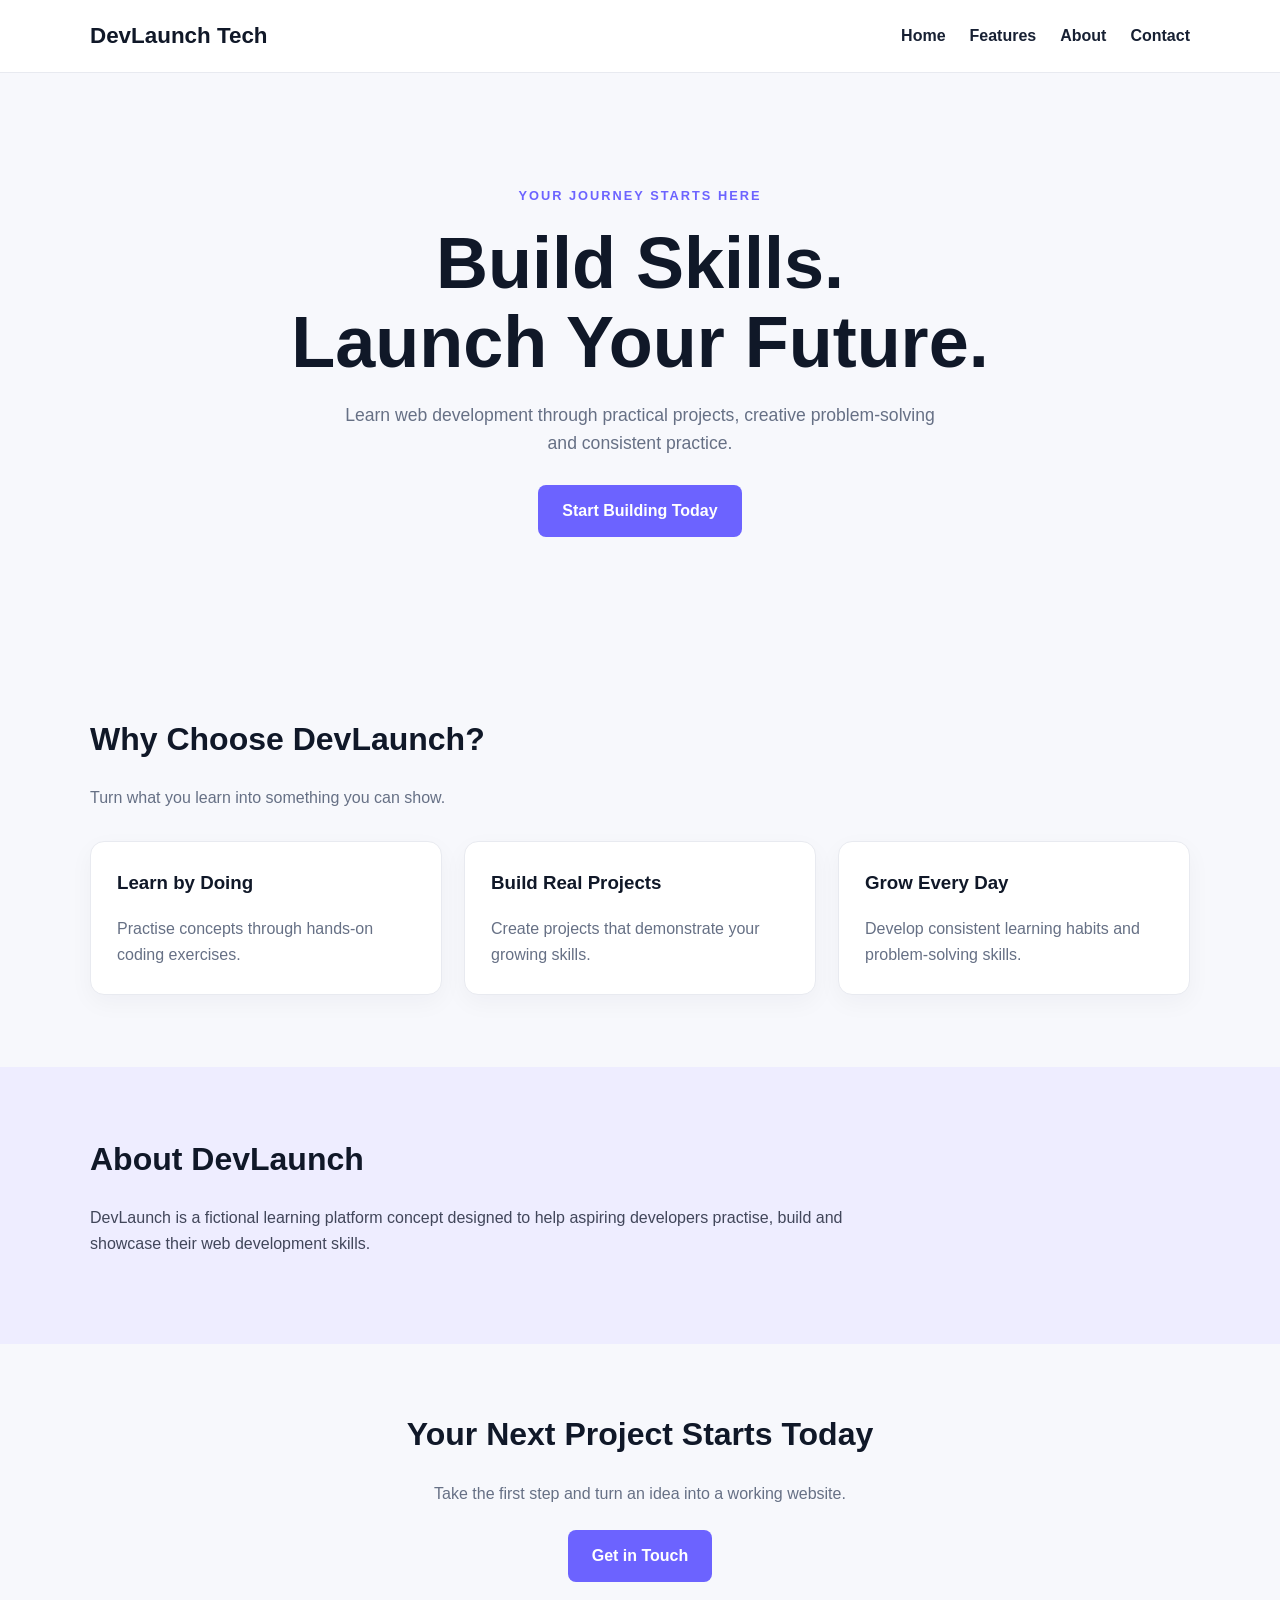
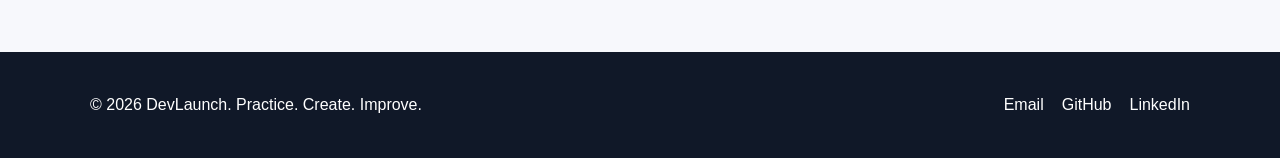
<file: WebDev-L1-LandingPage/index.html>
<!DOCTYPE html>
<html lang="en">
<head>
  <meta charset="UTF-8">
  <meta name="viewport" content="width=device-width, initial-scale=1.0">
  <meta name="description" content="Build practical web development skills with DevLaunch.">
  <title>DevLaunch | Learn. Build. Grow.</title>
  <link rel="stylesheet" href="style.css">
</head>
<body>
  <header class="site-header">
    <nav class="container navbar" aria-label="Main navigation">
      <a class="logo" href="#home"> DevLaunch Tech</a>
      <div class="nav-links">
        <a href="#home">Home</a>
        <a href="#features">Features</a>
        <a href="#about">About</a>
        <a href="#contact">Contact</a>
      </div>
    </nav>
  </header>

  <main>
    <section class="hero container" id="home">
      <p class="eyebrow">YOUR JOURNEY STARTS HERE</p>
      <h1>Build Skills.<br>Launch Your Future.</h1>
      <p class="hero-text">
        Learn web development through practical projects,
        creative problem-solving and consistent practice.
      </p>
      <a class="button" href="#features">Start Building Today</a>
    </section>

    <section class="section container" id="features">
      <h2>Why Choose DevLaunch?</h2>
      <p class="section-intro">Turn what you learn into something you can show.</p>

      <div class="feature-grid">
        <article class="feature-card">
          <h3>Learn by Doing</h3>
          <p>Practise concepts through hands-on coding exercises.</p>
        </article>
        <article class="feature-card">
          <h3>Build Real Projects</h3>
          <p>Create projects that demonstrate your growing skills.</p>
        </article>
        <article class="feature-card">
          <h3>Grow Every Day</h3>
          <p>Develop consistent learning habits and problem-solving skills.</p>
        </article>
      </div>
    </section>

    <section class="section about-section" id="about">
      <div class="container">
        <h2>About DevLaunch</h2>
        <p>
          DevLaunch is a fictional learning platform concept designed
          to help aspiring developers practise, build and showcase
          their web development skills.
        </p>
      </div>
    </section>

    <section class="cta-section container">
      <h2>Your Next Project Starts Today</h2>
      <p>Take the first step and turn an idea into a working website.</p>
      <a class="button" href="#contact">Get in Touch</a>
    </section>
  </main>

  <footer class="site-footer" id="contact">
    <div class="container footer-content">
      <p>© 2026 DevLaunch. Practice. Create. Improve.</p>
      <div class="footer-links">
        <a href="dhuletejas7@gmail.com">Email</a>
        <a href="https://github.com/Tejas170704/">GitHub</a>
        <a href="https://www.linkedin.com/in/tejasdhule56/">LinkedIn</a>
      </div>
    </div>
  </footer>
</body>
</html>
</file>
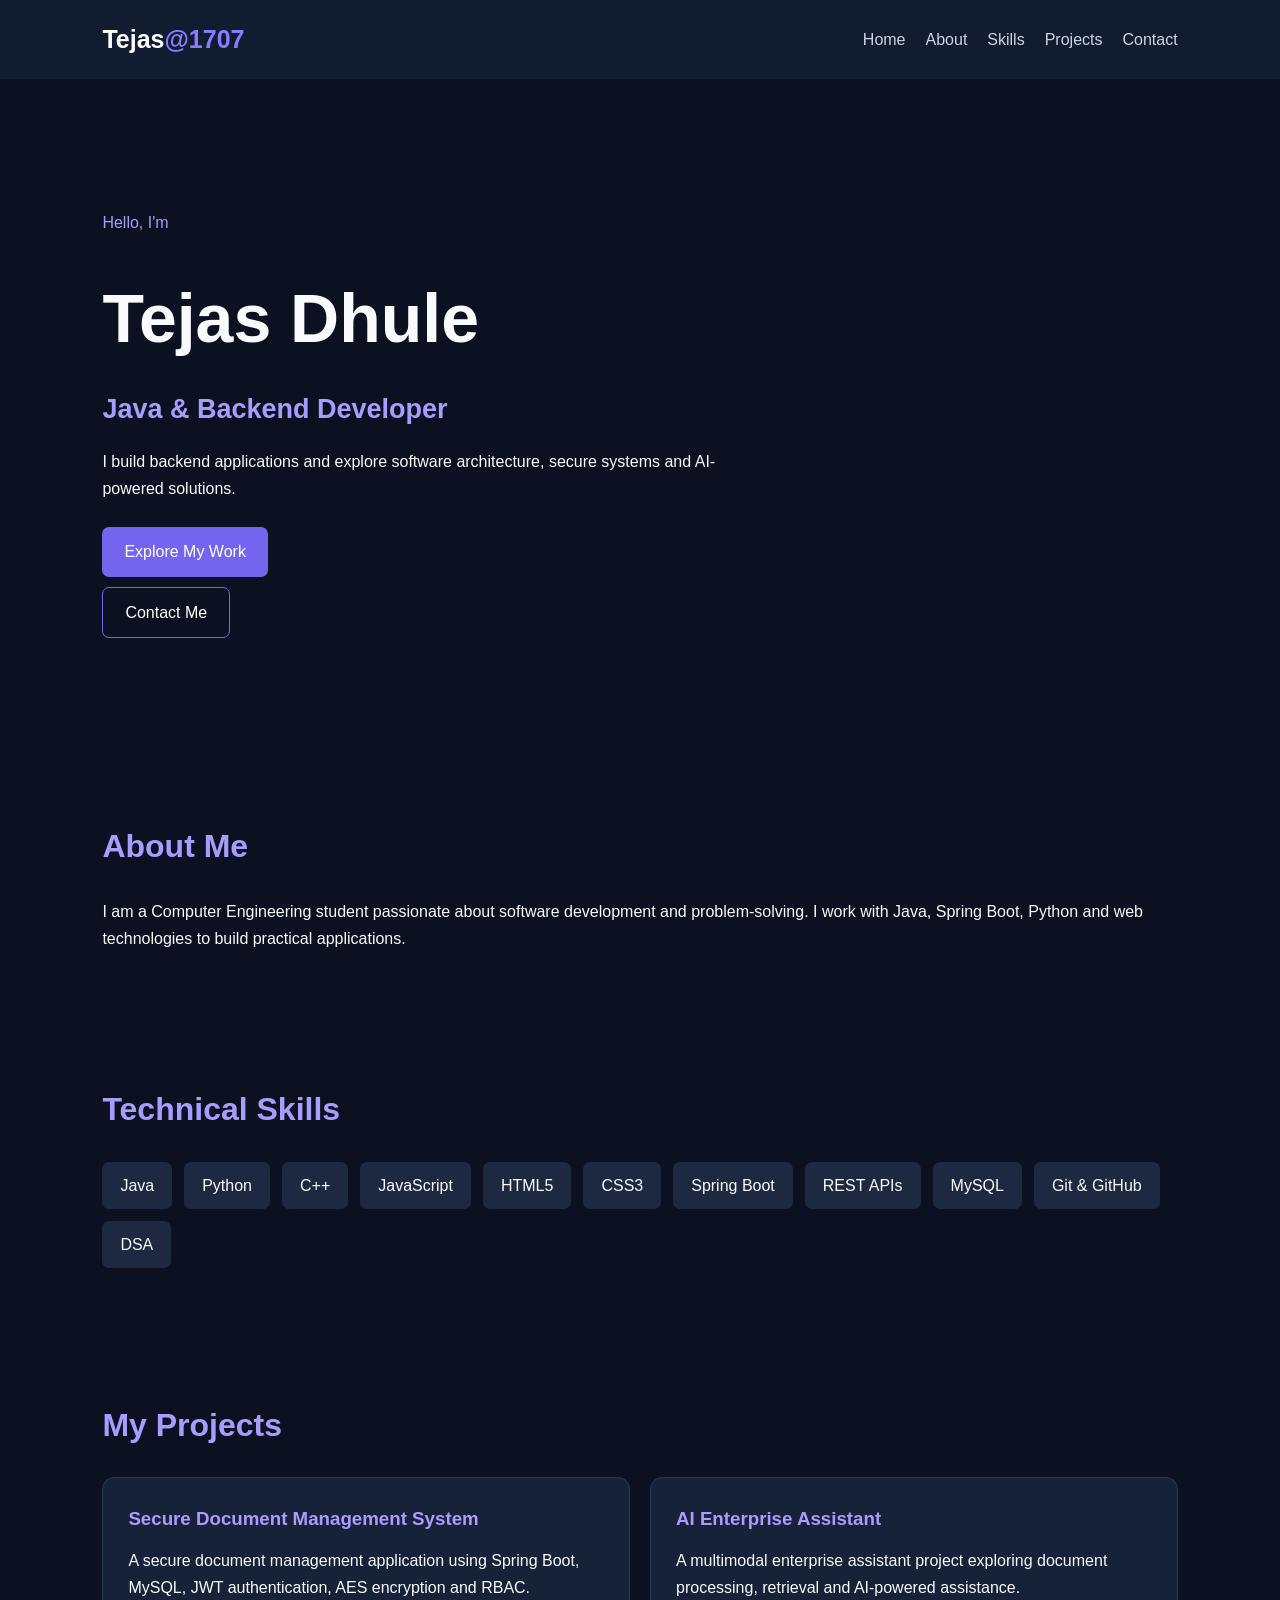
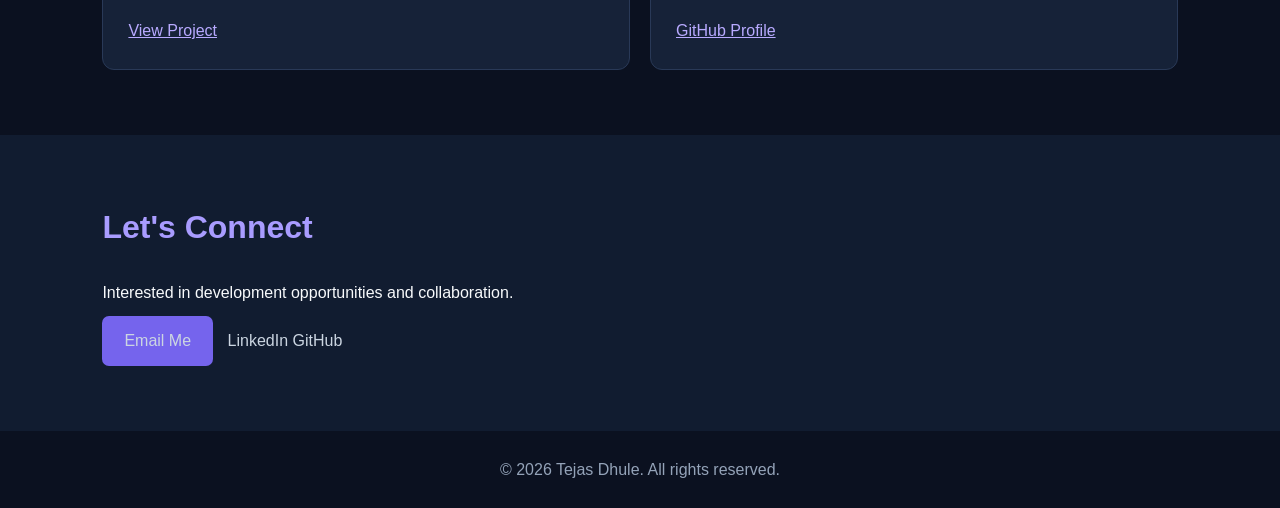
<file: WebDev-L1-PersonalPortfolio/index.html>
<!DOCTYPE html>
<html lang="en">
<head>
    <meta charset="UTF-8">
    <meta name="viewport" content="width=device-width, initial-scale=1.0">
    <meta name="description" content="Tejas Dhule - Java and Backend Developer Portfolio">
    <title>Tejas Dhule | Developer Portfolio</title>
    <link rel="stylesheet" href="style.css">
</head>
<body>

<header>
    <nav class="navbar">
        <a href="#home" class="logo">Tejas<span>@1707</span></a>

        <div class="nav-links">
            <a href="#home">Home</a>
            <a href="#about">About</a>
            <a href="#skills">Skills</a>
            <a href="#projects">Projects</a>
            <a href="#contact">Contact</a>
        </div>
    </nav>
</header>

<main>
    <section id="home" class="hero">
        <p class="tag">Hello, I'm</p>
        <h1>Tejas Dhule</h1>
        <h2>Java & Backend Developer</h2>
        <p>
            I build backend applications and explore software architecture,
            secure systems and AI-powered solutions.
        </p>
        <a href="#projects" class="btn">Explore My Work</a>
        <a href="#contact" class="btn secondary">Contact Me</a>
    </section>

    <section id="about" class="section">
        <h2>About Me</h2>
        <p>
            I am a Computer Engineering student passionate about software
            development and problem-solving. I work with Java, Spring Boot,
            Python and web technologies to build practical applications.
        </p>
    </section>

    <section id="skills" class="section">
        <h2>Technical Skills</h2>
        <div class="skills">
            <span>Java</span>
            <span>Python</span>
            <span>C++</span>
            <span>JavaScript</span>
            <span>HTML5</span>
            <span>CSS3</span>
            <span>Spring Boot</span>
            <span>REST APIs</span>
            <span>MySQL</span>
            <span>Git & GitHub</span>
            <span>DSA</span>
        </div>
    </section>

    <section id="projects" class="section">
        <h2>My Projects</h2>

        <div class="project-grid">
            <article class="project-card">
                <h3>Secure Document Management System</h3>
                <p>
                    A secure document management application using Spring Boot,
                    MySQL, JWT authentication, AES encryption and RBAC.
                </p>
                <a href="https://github.com/Tejas170704/Secure-Document-Management-System"
                   target="_blank" rel="noopener">View Project</a>
            </article>

            <article class="project-card">
                <h3>AI Enterprise Assistant</h3>
                <p>
                    A multimodal enterprise assistant project exploring
                    document processing, retrieval and AI-powered assistance.
                </p>
                <a href="https://github.com/Tejas170704"
                   target="_blank" rel="noopener">GitHub Profile</a>
            </article>
        </div>
    </section>

    <section id="contact" class="section contact">
        <h2>Let's Connect</h2>
        <p>Interested in development opportunities and collaboration.</p>
        <a href="mailto:your-email@example.com" class="btn">Email Me</a>
        <a href="https://www.linkedin.com/in/tejasdhule56"
           target="_blank" rel="noopener">LinkedIn</a>
        <a href="https://github.com/Tejas170704"
           target="_blank" rel="noopener">GitHub</a>
    </section>
</main>

<footer>
    <p>© 2026 Tejas Dhule. All rights reserved.</p>
</footer>

<script src="script.js"></script>
</body>
</html>
</file>
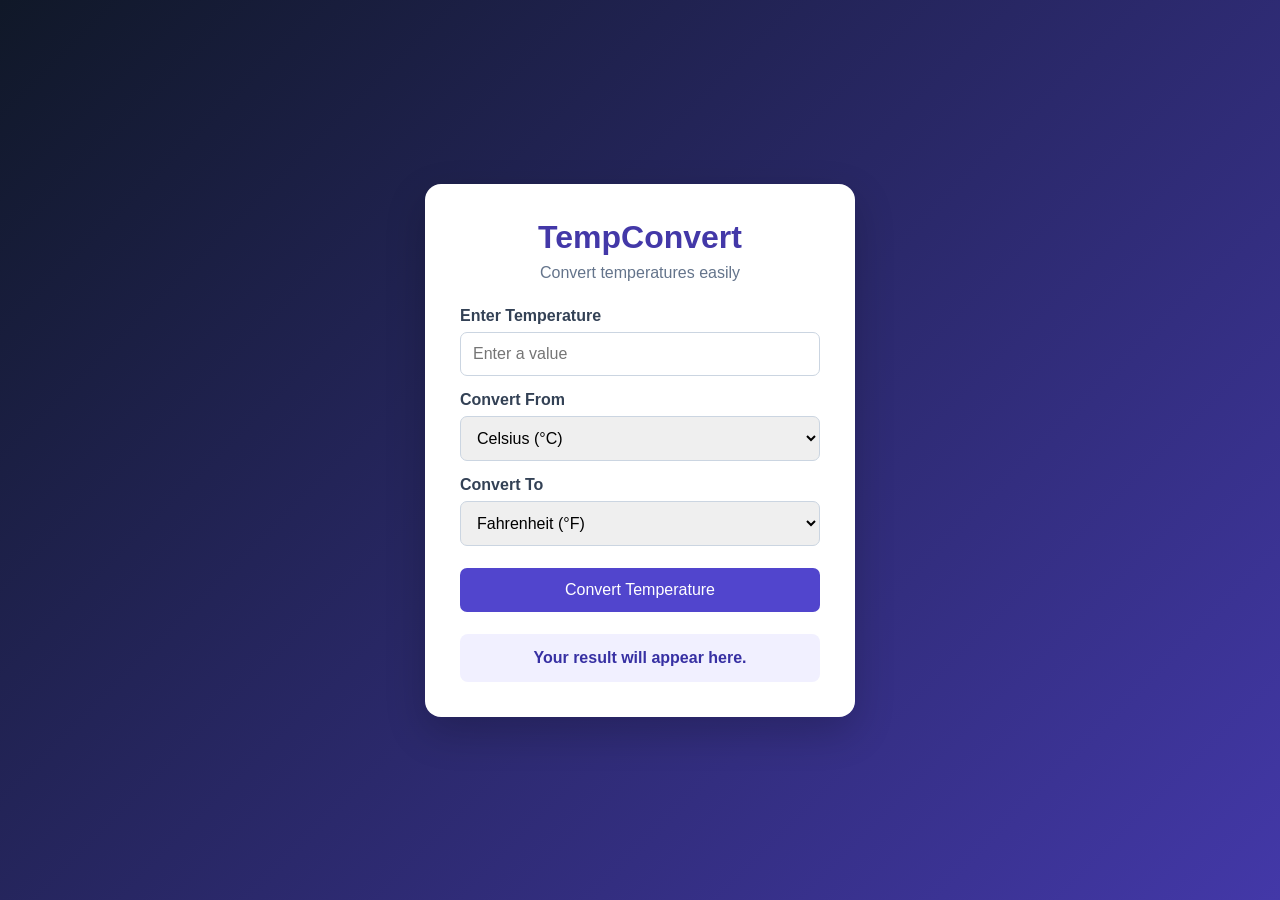
<file: WebDev-L1-TemperatureConverter/index.html>
<!DOCTYPE html>
<html lang="en">
<head>
    <meta charset="UTF-8">
    <meta name="viewport" content="width=device-width, initial-scale=1.0">
    <title>TempConvert – Temperature Converter</title>
    <link rel="stylesheet" href="style.css">
</head>
<body>

<div class="container">
    <h1>TempConvert</h1>
    <p>Convert temperatures easily</p>

    <label for="temperature">Enter Temperature</label>
    <input type="number" id="temperature" placeholder="Enter a value" step="any">

    <label for="fromUnit">Convert From</label>
    <select id="fromUnit">
        <option value="C">Celsius (°C)</option>
        <option value="F">Fahrenheit (°F)</option>
        <option value="K">Kelvin (K)</option>
    </select>

    <label for="toUnit">Convert To</label>
    <select id="toUnit">
        <option value="F">Fahrenheit (°F)</option>
        <option value="C">Celsius (°C)</option>
        <option value="K">Kelvin (K)</option>
    </select>

    <button id="convertBtn">Convert Temperature</button>

    <div id="result" aria-live="polite">Your result will appear here.</div>
</div>

<script src="script.js"></script>
</body>
</html>
</file>
<file: WebDev-L1-LandingPage/style.css>
* {
  box-sizing: border-box;
}

:root {
  --navy: #101828;
  --purple: #6c63ff;
  --background: #f7f8fc;
  --text: #172033;
  --muted: #667085;
  --white: #ffffff;
}

html {
  scroll-behavior: smooth;
}

body {
  margin: 0;
  font-family: Arial, Helvetica, sans-serif;
  line-height: 1.6;
  color: var(--text);
  background: var(--background);
}

a {
  color: inherit;
}

.container {
  width: min(1100px, 90%);
  margin-inline: auto;
}

.site-header {
  position: sticky;
  top: 0;
  z-index: 10;
  background: var(--white);
  border-bottom: 1px solid #e8eaf0;
}

.navbar {
  min-height: 72px;
  display: flex;
  justify-content: space-between;
  align-items: center;
  gap: 20px;
}

.logo {
  color: var(--navy);
  font-size: 1.4rem;
  font-weight: 800;
  text-decoration: none;
}

.nav-links {
  display: flex;
  flex-wrap: wrap;
  gap: 24px;
}

.nav-links a {
  text-decoration: none;
  font-weight: 600;
}

.nav-links a:hover {
  color: var(--purple);
}

.hero {
  padding-block: 100px 110px;
  text-align: center;
}

.eyebrow {
  color: var(--purple);
  font-weight: 700;
  letter-spacing: 2px;
  font-size: 0.8rem;
}

h1 {
  color: var(--navy);
  font-size: clamp(2.4rem, 6vw, 4.5rem);
  line-height: 1.1;
  margin: 18px 0;
}

.hero-text {
  max-width: 620px;
  margin: 0 auto 28px;
  color: var(--muted);
  font-size: 1.1rem;
}

.button {
  display: inline-block;
  padding: 13px 24px;
  border-radius: 8px;
  background: var(--purple);
  color: var(--white);
  text-decoration: none;
  font-weight: 700;
}

.button:hover {
  filter: brightness(0.92);
}


.section {
  padding-block: 72px;
}

.section h2,
.cta-section h2 {
  color: var(--navy);
  font-size: 2rem;
  line-height: 1.25;
  margin-top: 0;
}

.section-intro {
  color: var(--muted);
  margin-bottom: 30px;
}

.feature-grid {
  display: grid;
  grid-template-columns: repeat(3, minmax(0, 1fr));
  gap: 22px;
}

.feature-card {
  padding: 26px;
  background: var(--white);
  border: 1px solid #e8eaf0;
  border-radius: 14px;
  box-shadow: 0 8px 24px rgba(16, 24, 40, 0.04);
}

.feature-card h3 {
  margin-top: 0;
  color: var(--navy);
}

.feature-card p {
  margin-bottom: 0;
  color: var(--muted);
}

.about-section {
  background: #eeedff;
}

.about-section p {
  max-width: 760px;
  color: #41465a;
}

.cta-section {
  padding-block: 70px;
  text-align: center;
}

.cta-section p {
  color: var(--muted);
  margin-bottom: 24px;
}

.site-footer {
  padding-block: 24px;
  background: var(--navy);
  color: var(--white);
}

.footer-content {
  display: flex;
  justify-content: space-between;
  align-items: center;
  flex-wrap: wrap;
  gap: 16px;
}

.footer-links {
  display: flex;
  flex-wrap: wrap;
  gap: 18px;
}

.footer-links a {
  color: var(--white);
  text-decoration: none;
}

.footer-links a:hover {
  text-decoration: underline;
}

@media (max-width: 760px) {
  .navbar {
    padding-block: 16px;
    flex-direction: column;
    justify-content: center;
    gap: 12px;
  }

  .nav-links {
    justify-content: center;
    gap: 12px 18px;
  }

  .hero {
    padding-block: 70px;
  }

  .feature-grid {
    grid-template-columns: 1fr;
  }

  .section {
    padding-block: 52px;
  }

  .footer-content {
    flex-direction: column;
    align-items: flex-start;
  }
}

@media (max-width: 400px) {
  .container {
    width: 92%;
  }

  .nav-links {
    gap: 10px;
    font-size: 0.9rem;
  }

  .hero {
    padding-block: 52px;
  }

  .hero-text {
    font-size: 1rem;
  }

  .section h2,
  .cta-section h2 {
    font-size: 1.7rem;
  }

  .feature-card {
    padding: 20px;
  }
}

.section {
  padding-block: 72px;
}

.section h2,
.cta-section h2 {
  color: var(--navy);
  font-size: 2rem;
  line-height: 1.25;
  margin-top: 0;
}

.section-intro {
  color: var(--muted);
  margin-bottom: 30px;
}

.feature-grid {
  display: grid;
  grid-template-columns: repeat(3, minmax(0, 1fr));
  gap: 22px;
}

.feature-card {
  padding: 26px;
  background: var(--white);
  border: 1px solid #e8eaf0;
  border-radius: 14px;
  box-shadow: 0 8px 24px rgba(16, 24, 40, 0.04);
}

.feature-card h3 {
  margin-top: 0;
  color: var(--navy);
}

.feature-card p {
  margin-bottom: 0;
  color: var(--muted);
}

.about-section {
  background: #eeedff;
}

.about-section p {
  max-width: 760px;
  color: #41465a;
}

.cta-section {
  padding-block: 70px;
  text-align: center;
}

.cta-section p {
  color: var(--muted);
  margin-bottom: 24px;
}

.site-footer {
  padding-block: 24px;
  background: var(--navy);
  color: var(--white);
}

.footer-content {
  display: flex;
  justify-content: space-between;
  align-items: center;
  flex-wrap: wrap;
  gap: 16px;
}

.footer-links {
  display: flex;
  flex-wrap: wrap;
  gap: 18px;
}

.footer-links a {
  color: var(--white);
  text-decoration: none;
}

.footer-links a:hover {
  text-decoration: underline;
}

/* for modile view */

@media (max-width: 760px) {
  .navbar {
    padding-block: 16px;
    flex-direction: column;
    justify-content: center;
    gap: 12px;
  }

  .nav-links {
    justify-content: center;
    gap: 12px 18px;
  }

  .hero {
    padding-block: 70px;
  }

  .feature-grid {
    grid-template-columns: 1fr;
  }

  .section {
    padding-block: 52px;
  }

  .footer-content {
    flex-direction: column;
    align-items: flex-start;
  }
}

@media (max-width: 400px) {
  .container {
    width: 92%;
  }

  .nav-links {
    gap: 10px;
    font-size: 0.9rem;
  }

  .hero {
    padding-block: 52px;
  }

  .hero-text {
    font-size: 1rem;
  }

  .section h2,
  .cta-section h2 {
    font-size: 1.7rem;
  }

  .feature-card {
    padding: 20px;
  }
}
</file>
<file: WebDev-L1-PersonalPortfolio/style.css>
* {
    margin: 0;
    padding: 0;
    box-sizing: border-box;
}

html {
    scroll-behavior: smooth;
}

body {
    background: #0b1120;
    color: #f8fafc;
    font-family: Arial, sans-serif;
    line-height: 1.7;
}

.navbar {
    position: sticky;
    top: 0;
    background: #111c30;
    padding: 18px 8%;
    display: flex;
    justify-content: space-between;
    align-items: center;
    flex-wrap: wrap;
    gap: 15px;
}

.logo {
    color: white;
    font-size: 25px;
    font-weight: bold;
    text-decoration: none;
}

.logo span {
    color: #8b7cff;
}

.nav-links {
    display: flex;
    gap: 20px;
    flex-wrap: wrap;
}

.nav-links a,
.contact a {
    color: #cbd5e1;
    text-decoration: none;
}

.nav-links a:hover,
.contact a:hover {
    color: #a99cff;
}

.hero {
    min-height: 75vh;
    padding: 100px 8%;
    display: flex;
    flex-direction: column;
    justify-content: center;
    align-items: flex-start;
}

.tag {
    color: #a99cff;
}

.hero h1 {
    font-size: clamp(42px, 7vw, 68px);
    margin: 10px 0;
}

.hero h2 {
    color: #a99cff;
    font-size: 27px;
}

.hero p {
    max-width: 650px;
    margin: 15px 0;
}

.btn {
    display: inline-block;
    background: #7564ed;
    color: white;
    text-decoration: none;
    padding: 11px 22px;
    border-radius: 7px;
    margin: 10px 10px 0 0;
}

.btn:hover {
    background: #5b4ad1;
}

.btn.secondary {
    background: transparent;
    border: 1px solid #7564ed;
}

.section {
    padding: 65px 8%;
}

.section h2 {
    color: #a99cff;
    font-size: 32px;
    margin-bottom: 25px;
}

.skills {
    display: flex;
    flex-wrap: wrap;
    gap: 12px;
}

.skills span {
    background: #1c2940;
    padding: 10px 18px;
    border-radius: 7px;
}

.project-grid {
    display: grid;
    grid-template-columns: repeat(2, 1fr);
    gap: 20px;
}

.project-card {
    background: #162238;
    border: 1px solid #293957;
    border-radius: 12px;
    padding: 25px;
}

.project-card h3 {
    color: #a99cff;
    margin-bottom: 12px;
}

.project-card a {
    display: inline-block;
    color: #b8aaff;
    margin-top: 15px;
}

.contact {
    background: #111c30;
}

footer {
    text-align: center;
    padding: 25px;
    color: #94a3b8;
}

@media (max-width: 700px) {
    .navbar {
        flex-direction: column;
    }

    .nav-links {
        justify-content: center;
        gap: 12px;
    }

    .project-grid {
        grid-template-columns: 1fr;
    }

    .hero {
        padding: 70px 6%;
    }

    .section {
        padding: 50px 6%;
    }
}
</file>
<file: WebDev-L1-TemperatureConverter/style.css>
* {
    margin: 0;
    padding: 0;
    box-sizing: border-box;
}

body {
    min-height: 100vh;
    display: flex;
    justify-content: center;
    align-items: center;
    padding: 20px;
    font-family: Arial, sans-serif;
    background: linear-gradient(135deg, #101828, #4338a8);
}

.container {
    background: white;
    width: 100%;
    max-width: 430px;
    padding: 35px;
    border-radius: 16px;
    box-shadow: 0 15px 40px rgba(0, 0, 0, 0.2);
}

h1 {
    color: #4338a8;
    text-align: center;
    margin-bottom: 8px;
}

.container p {
    text-align: center;
    color: #64748b;
    margin-bottom: 25px;
}

label {
    display: block;
    margin: 15px 0 7px;
    font-weight: bold;
    color: #334155;
}

input,
select {
    width: 100%;
    padding: 12px;
    border: 1px solid #cbd5e1;
    border-radius: 7px;
    font-size: 16px;
}

button {
    width: 100%;
    margin-top: 22px;
    padding: 13px;
    border: none;
    border-radius: 7px;
    background: #5145cd;
    color: white;
    font-size: 16px;
    cursor: pointer;
}

button:hover {
    background: #3930a3;
}

#result {
    margin-top: 22px;
    padding: 15px;
    background: #f1f0ff;
    color: #3730a3;
    border-radius: 8px;
    text-align: center;
    font-weight: bold;
    overflow-wrap: anywhere;
}
</file>
